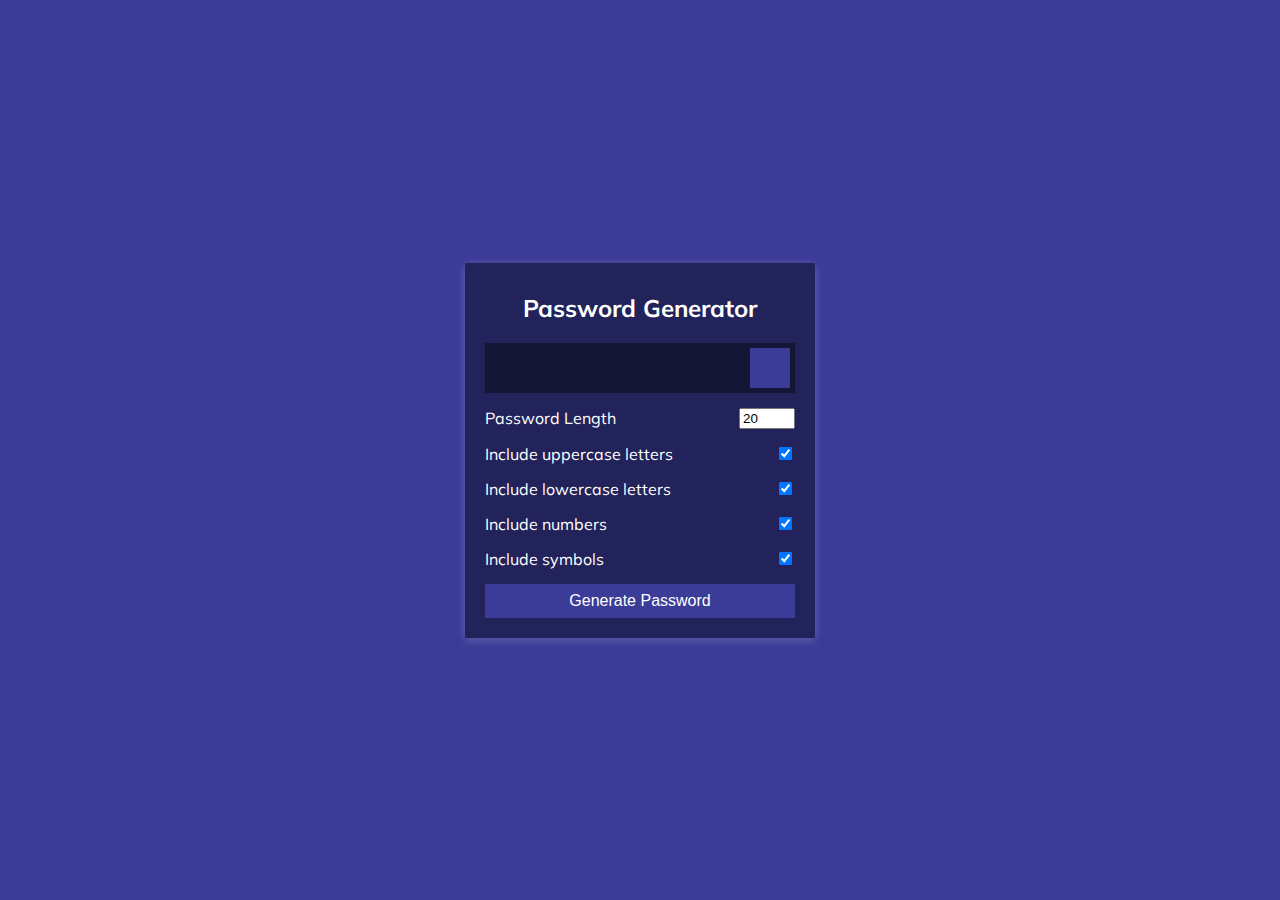
<file: Password Generator/index.html>
<!DOCTYPE html>
<html lang="en">
  <head>
    <meta charset="UTF-8" />
    <meta name="viewport" content="width=device-width, initial-scale=1.0" />
    <link rel="stylesheet" href="https://cdnjs.cloudflare.com/ajax/libs/font-awesome/5.14.0/css/all.min.css" integrity="sha512-1PKOgIY59xJ8Co8+NE6FZ+LOAZKjy+KY8iq0G4B3CyeY6wYHN3yt9PW0XpSriVlkMXe40PTKnXrLnZ9+fkDaog==" crossorigin="anonymous" />
    <link rel="stylesheet" href="style.css" />
    <title>Password Generator</title>
  </head>
  <body>
    <div class="container">
      <h2>Password Generator</h2>
      <div class="result-container">
        <span id="result"></span>
        <button class="btn" id="clipboard">
          <i class="far fa-clipboard"></i>
        </button>
      </div>
      <div class="settings">
        <div class="setting">
          <label>Password Length</label>
          <input type="number" id="length" min="4" max="20" value="20">
        </div>
        <div class="setting">
          <label>Include uppercase letters</label>
          <input type="checkbox" id="uppercase" checked>
        </div>
        <div class="setting">
          <label>Include lowercase letters</label>
          <input type="checkbox" id="lowercase" checked>
        </div>
        <div class="setting">
          <label>Include numbers</label>
          <input type="checkbox" id="numbers" checked>
        </div>
        <div class="setting">
          <label>Include symbols</label>
          <input type="checkbox" id="symbols" checked>
        </div>
      </div>

      <button class="btn btn-large" id="generate">
        Generate Password
      </button>
    </div>
    <script src="script.js"></script>
  </body>
</html>
</file>
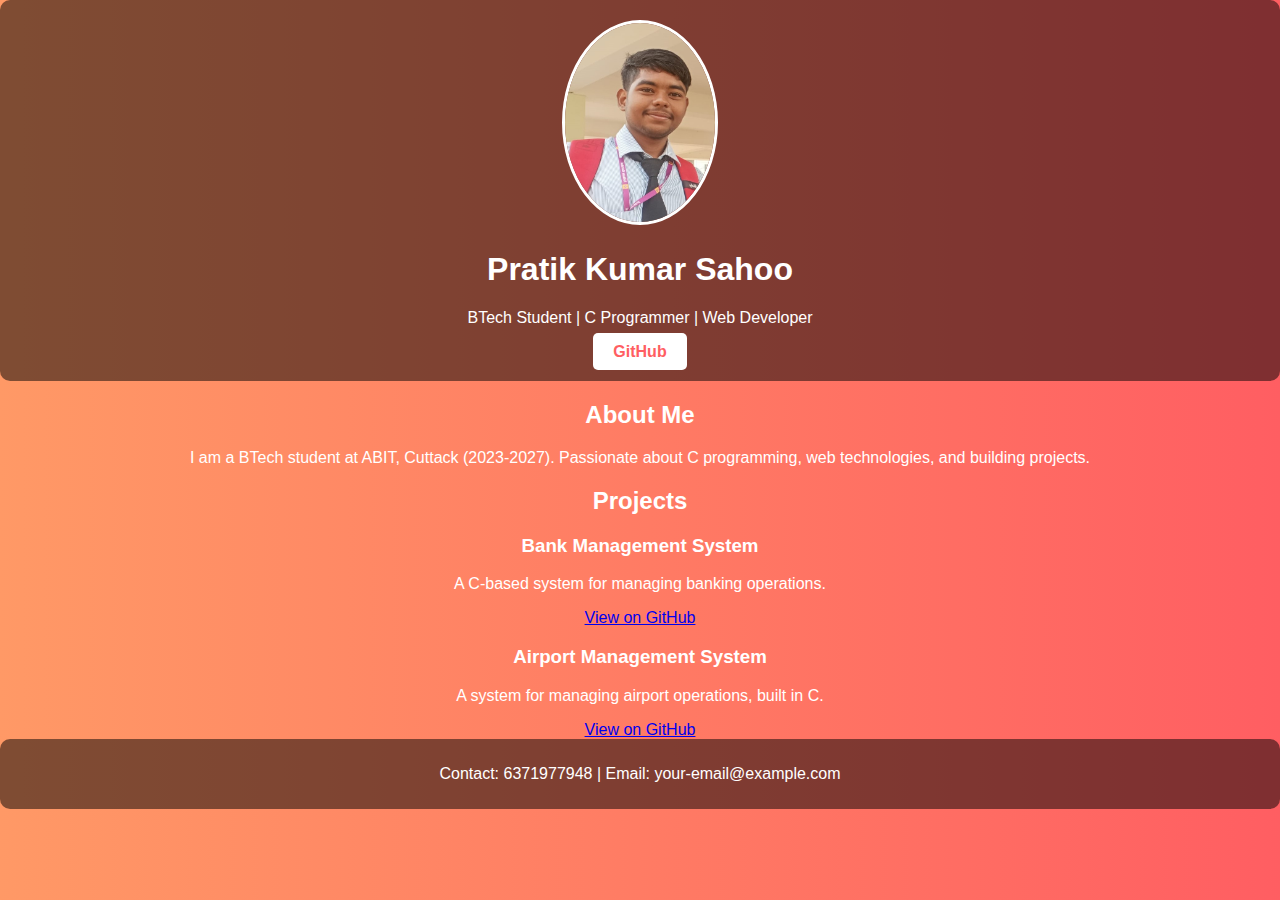
<file: PortFolio/index.html>
<!DOCTYPE html>
<html lang="en">
<head>
    <meta charset="UTF-8">
    <meta name="viewport" content="width=device-width, initial-scale=1.0">
    <title>Pratik Kumar Sahoo - Portfolio</title>
    <link rel="stylesheet" href="style.css">
</head>
<body>
    <header>
        <div class="container">
            <img src="pra.jpg" alt="Pratik Kumar Sahoo" class="profile-pic">
            <h1>Pratik Kumar Sahoo</h1>
            <p>BTech Student | C Programmer | Web Developer</p>
            <a href="https://github.com/PratikKumarSahoo88" target="_blank" class="btn">GitHub</a>
        </div>
    </header>

    <section id="about">
        <div class="container">
            <h2>About Me</h2>
            <p>I am a BTech student at ABIT, Cuttack (2023-2027). Passionate about C programming, web technologies, and building projects.</p>
        </div>
    </section>

    <section id="projects">
        <div class="container">
            <h2>Projects</h2>
            <div class="project">
                <h3><i class="fas fa-hospital"></i> Bank Management System</h3>
                <p>A C-based system for managing banking operations.</p>
                <a href="https://github.com/your-github/bank-management" target="_blank">View on GitHub</a>
            </div>
            <div class="project">
                <h3><i class="fas fa-plane"></i> Airport Management System</h3>
                <p>A system for managing airport operations, built in C.</p>
                <a href="https://github.com/your-github/airport-management" target="_blank">View on GitHub</a>
            </div>
        </div>
    </section>
    

    <footer>
        <div class="container">
            <p>Contact: 6371977948 | Email: your-email@example.com</p>
        </div>
    </footer>

    <script src="script.js"></script>
</body>
</html>
</file>
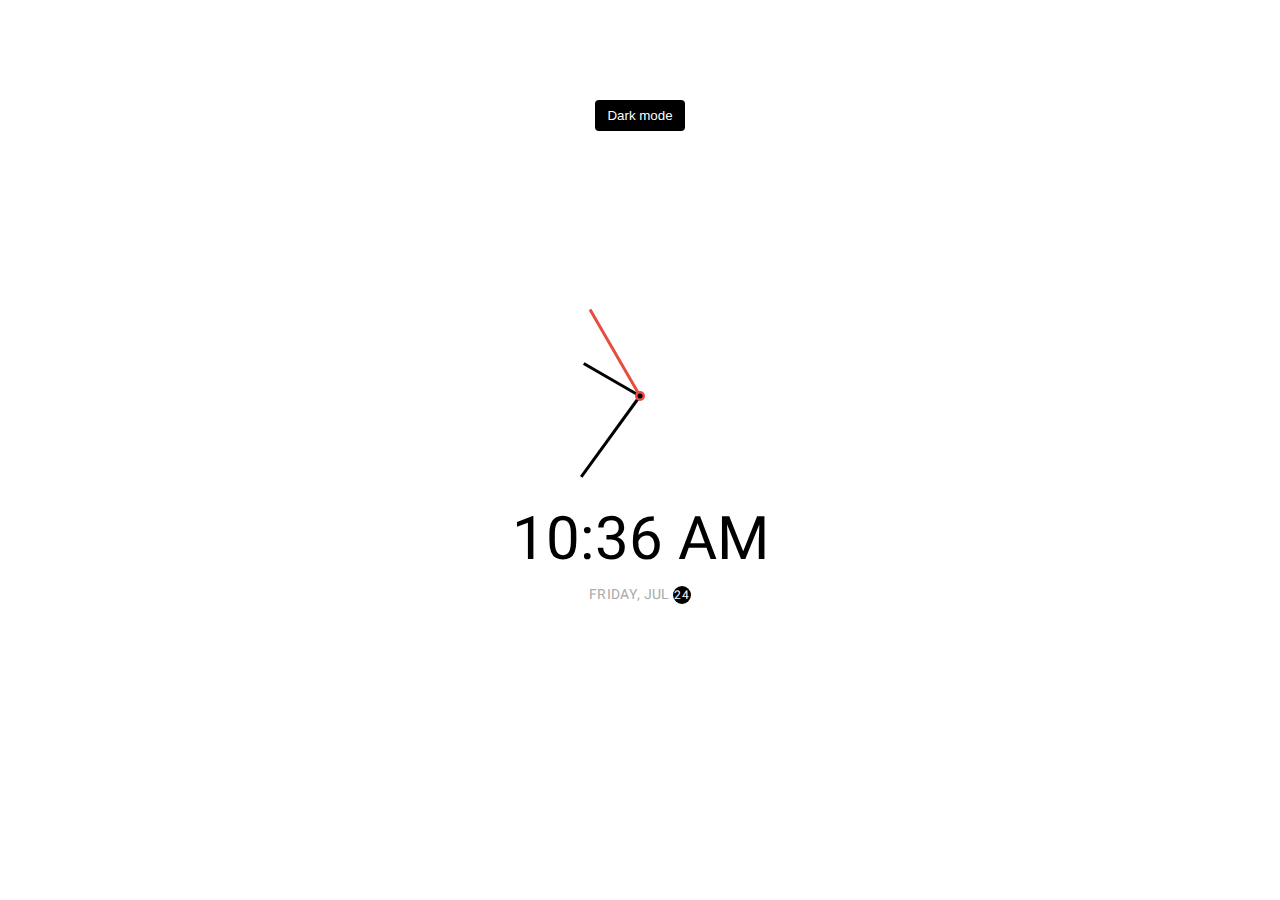
<file: Theme Clock/index.html>
<!DOCTYPE html>
<html lang="en">
  <head>
    <meta charset="UTF-8" />
    <meta name="viewport" content="width=device-width, initial-scale=1.0" />
    <link rel="stylesheet" href="style.css" />
    <title>Theme Clock</title>
  </head>
  <body>
    <!-- Inspired by this dribbble shot https://dribbble.com/shots/5958443-Alarm-clock -->

    <button class="toggle">Dark mode</button>

    <div class="clock-container">
      <div class="clock">
        <div class="needle hour"></div>
        <div class="needle minute"></div>
        <div class="needle second"></div>
        <div class="center-point"></div>
      </div>

      <div class="time"></div>
      <div class="date"></div>
    </div>

    <script src="script.js"></script>
  </body>
</html>
</file>
<file: Password Generator/style.css>
@import url('https://fonts.googleapis.com/css?family=Muli&display=swap');

* {
  box-sizing: border-box;
}

body {
  background-color: #3b3b98;
  color: #fff;
  font-family: 'Muli', sans-serif;
  display: flex;
  flex-direction: column;
  align-items: center;
  justify-content: center;
  height: 100vh;
  overflow: hidden;
  padding: 10px;
  margin: 0;
}

h2 {
  margin: 10px 0 20px;
  text-align: center;
}

.container {
  background-color: #23235b;
  box-shadow: 0px 2px 10px rgba(255, 255, 255, 0.2);
  padding: 20px;
  width: 350px;
  max-width: 100%;
}

.result-container {
  background-color: rgba(0, 0, 0, 0.4);
  display: flex;
  justify-content: flex-start;
  align-items: center;
  position: relative;
  font-size: 18px;
  letter-spacing: 1px;
  padding: 12px 10px;
  height: 50px;
  width: 100%;
}

.result-container #result {
  word-wrap: break-word;
  max-width: calc(100% - 40px);
  overflow-y: scroll;
  height: 100%;
}

#result::-webkit-scrollbar {
  width: 1rem;
}

.result-container .btn {
  position: absolute;
  top: 5px;
  right: 5px;
  width: 40px;
  height: 40px;
  font-size: 20px;
}

.btn {
  border: none;
  background-color: #3b3b98;
  color: #fff;
  font-size: 16px;
  padding: 8px 12px;
  cursor: pointer;
}

.btn-large {
  display: block;
  width: 100%;
}

.setting {
  display: flex;
  justify-content: space-between;
  align-items: center;
  margin: 15px 0;
}
</file>
<file: PortFolio/style.css>
body {
    background: linear-gradient(to right, #ff9966, #ff5e62);
    color: white;
    font-family: 'Arial', sans-serif;
    margin: 0;
    padding: 0;
    text-align: center;
}

.container {
    width: 80%;
    margin: auto;
}

header {
    background: rgba(0, 0, 0, 0.5);
    padding: 20px;
    border-radius: 10px;
}

.profile-pic {
    width: 150px;
    border-radius: 50%;
    border: 3px solid white;
}

.btn {
    background: white;
    color: #ff5e62;
    padding: 10px 20px;
    text-decoration: none;
    border-radius: 5px;
    font-weight: bold;
}

footer {
    background: rgba(0, 0, 0, 0.5);
    padding: 10px;
    border-radius: 10px;
}
</file>
<file: Theme Clock/style.css>
@import url('https://fonts.googleapis.com/css?family=Heebo:300&display=swap');

* {
  box-sizing: border-box;
}

:root {
  --primary-color: #000;
  --secondary-color: #fff;
}

html {
  transition: all 0.5s ease-in;
}

html.dark {
  --primary-color: #fff;
  --secondary-color: #333;
}

html.dark {
  background-color: #111;
  color: var(--primary-color);
}

body {
  font-family: 'Heebo', sans-serif;
  display: flex;
  align-items: center;
  justify-content: center;
  height: 100vh;
  overflow: hidden;
  margin: 0;
}

.toggle {
  cursor: pointer;
  background-color: var(--primary-color);
  color: var(--secondary-color);
  border: 0;
  border-radius: 4px;
  padding: 8px 12px;
  position: absolute;
  top: 100px;
}

.toggle:focus {
  outline: none;
}

.clock-container {
  display: flex;
  flex-direction: column;
  justify-content: space-between;
  align-items: center;
}

.clock {
  position: relative;
  width: 200px;
  height: 200px;
}

.needle {
  background-color: var(--primary-color);
  position: absolute;
  top: 50%;
  left: 50%;
  height: 65px;
  width: 3px;
  transform-origin: bottom center;
  transition: all 0.5s ease-in linear;
}

.needle.hour {
  transform: translate(-50%, -100%) rotate(0deg);
}

.needle.minute {
  transform: translate(-50%, -100%) rotate(0deg);
  height: 100px;
}

.needle.second {
  transform: translate(-50%, -100%) rotate(0deg);
  height: 100px;
  background-color: #e74c3c;
}

.center-point {
  background-color: #e74c3c;
  width: 10px;
  height: 10px;
  position: absolute;
  top: 50%;
  left: 50%;
  transform: translate(-50%, -50%);
  border-radius: 50%;
}

.center-point::after {
  content: '';
  background-color: var(--primary-color);
  width: 5px;
  height: 5px;
  position: absolute;
  top: 50%;
  left: 50%;
  transform: translate(-50%, -50%);
  border-radius: 50%;
}

.time {
  font-size: 60px;
}

.date {
  color: #aaa;
  font-size: 14px;
  letter-spacing: 0.3px;
  text-transform: uppercase;
}

.date .circle {
  background-color: var(--primary-color);
  color: var(--secondary-color);
  border-radius: 50%;
  height: 18px;
  width: 18px;
  display: inline-flex;
  align-items: center;
  justify-content: center;
  line-height: 18px;
  transition: all 0.5s ease-in;
  font-size: 12px;
}
</file>
